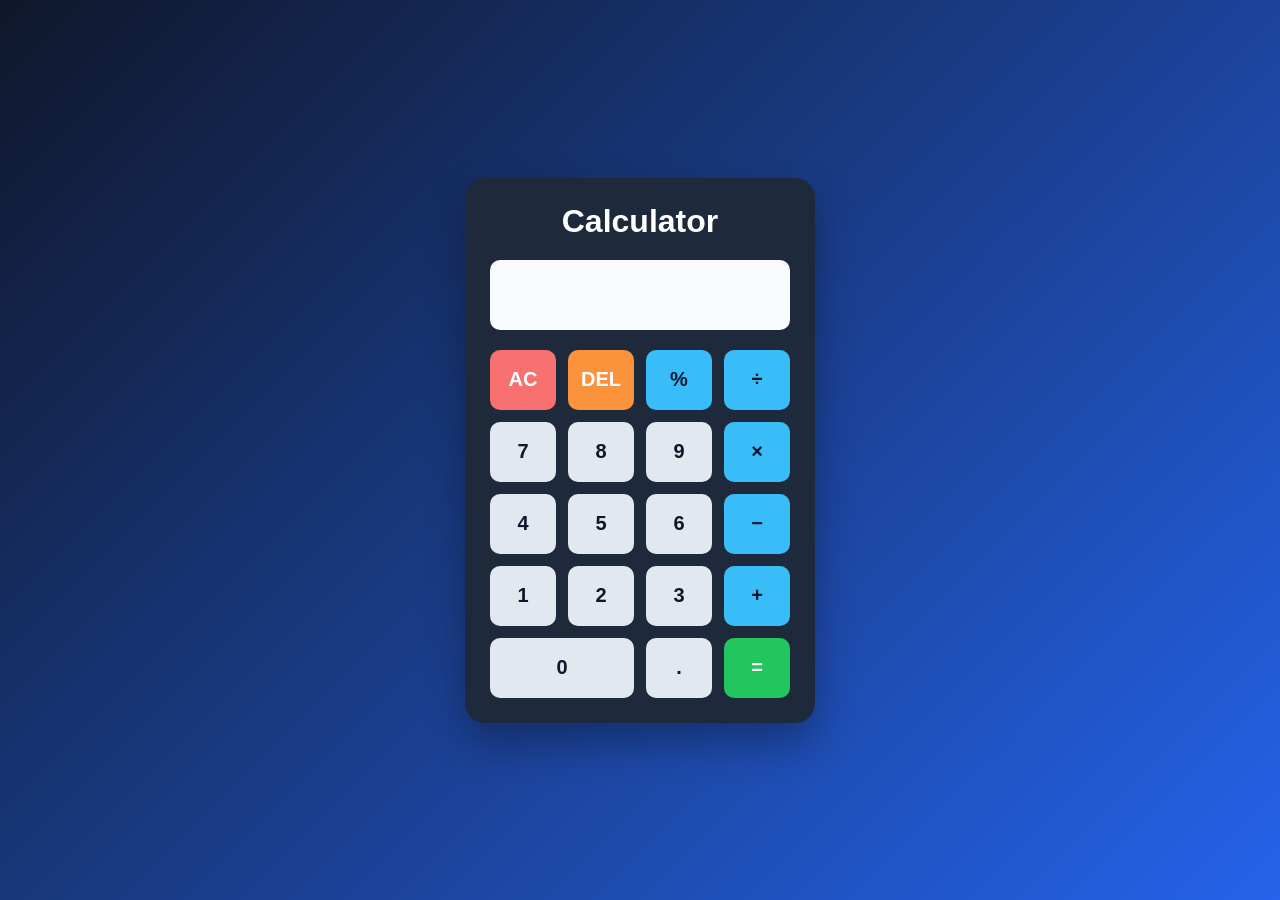
<file: Calculator/index.html>
<!DOCTYPE html>
<html lang="en">

<head>
    <meta charset="UTF-8">
    <meta name="viewport" content="width=device-width, initial-scale=1.0">

    <title>Calculator</title>

    <link rel="stylesheet" href="style.css">
</head>

<body>

    <div class="calculator">

        <h1>Calculator</h1>

        <input type="text" id="display" readonly>


        <div class="buttons">

            <button class="clear" onclick="clearDisplay()">AC</button>

            <button class="delete" onclick="deleteNumber()">DEL</button>

            <button class="operator" onclick="appendValue('%')">%</button>

            <button class="operator" onclick="appendValue('/')">÷</button>


            <button onclick="appendValue('7')">7</button>

            <button onclick="appendValue('8')">8</button>

            <button onclick="appendValue('9')">9</button>

            <button class="operator" onclick="appendValue('*')">×</button>


            <button onclick="appendValue('4')">4</button>

            <button onclick="appendValue('5')">5</button>

            <button onclick="appendValue('6')">6</button>

            <button class="operator" onclick="appendValue('-')">−</button>


            <button onclick="appendValue('1')">1</button>

            <button onclick="appendValue('2')">2</button>

            <button onclick="appendValue('3')">3</button>

            <button class="operator" onclick="appendValue('+')">+</button>


            <button onclick="appendValue('0')" class="zero">0</button>

            <button onclick="appendValue('.')">.</button>

            <button class="equal" onclick="calculate()">=</button>

        </div>

    </div>


    <script src="script.js"></script>

</body>

</html>
</file>
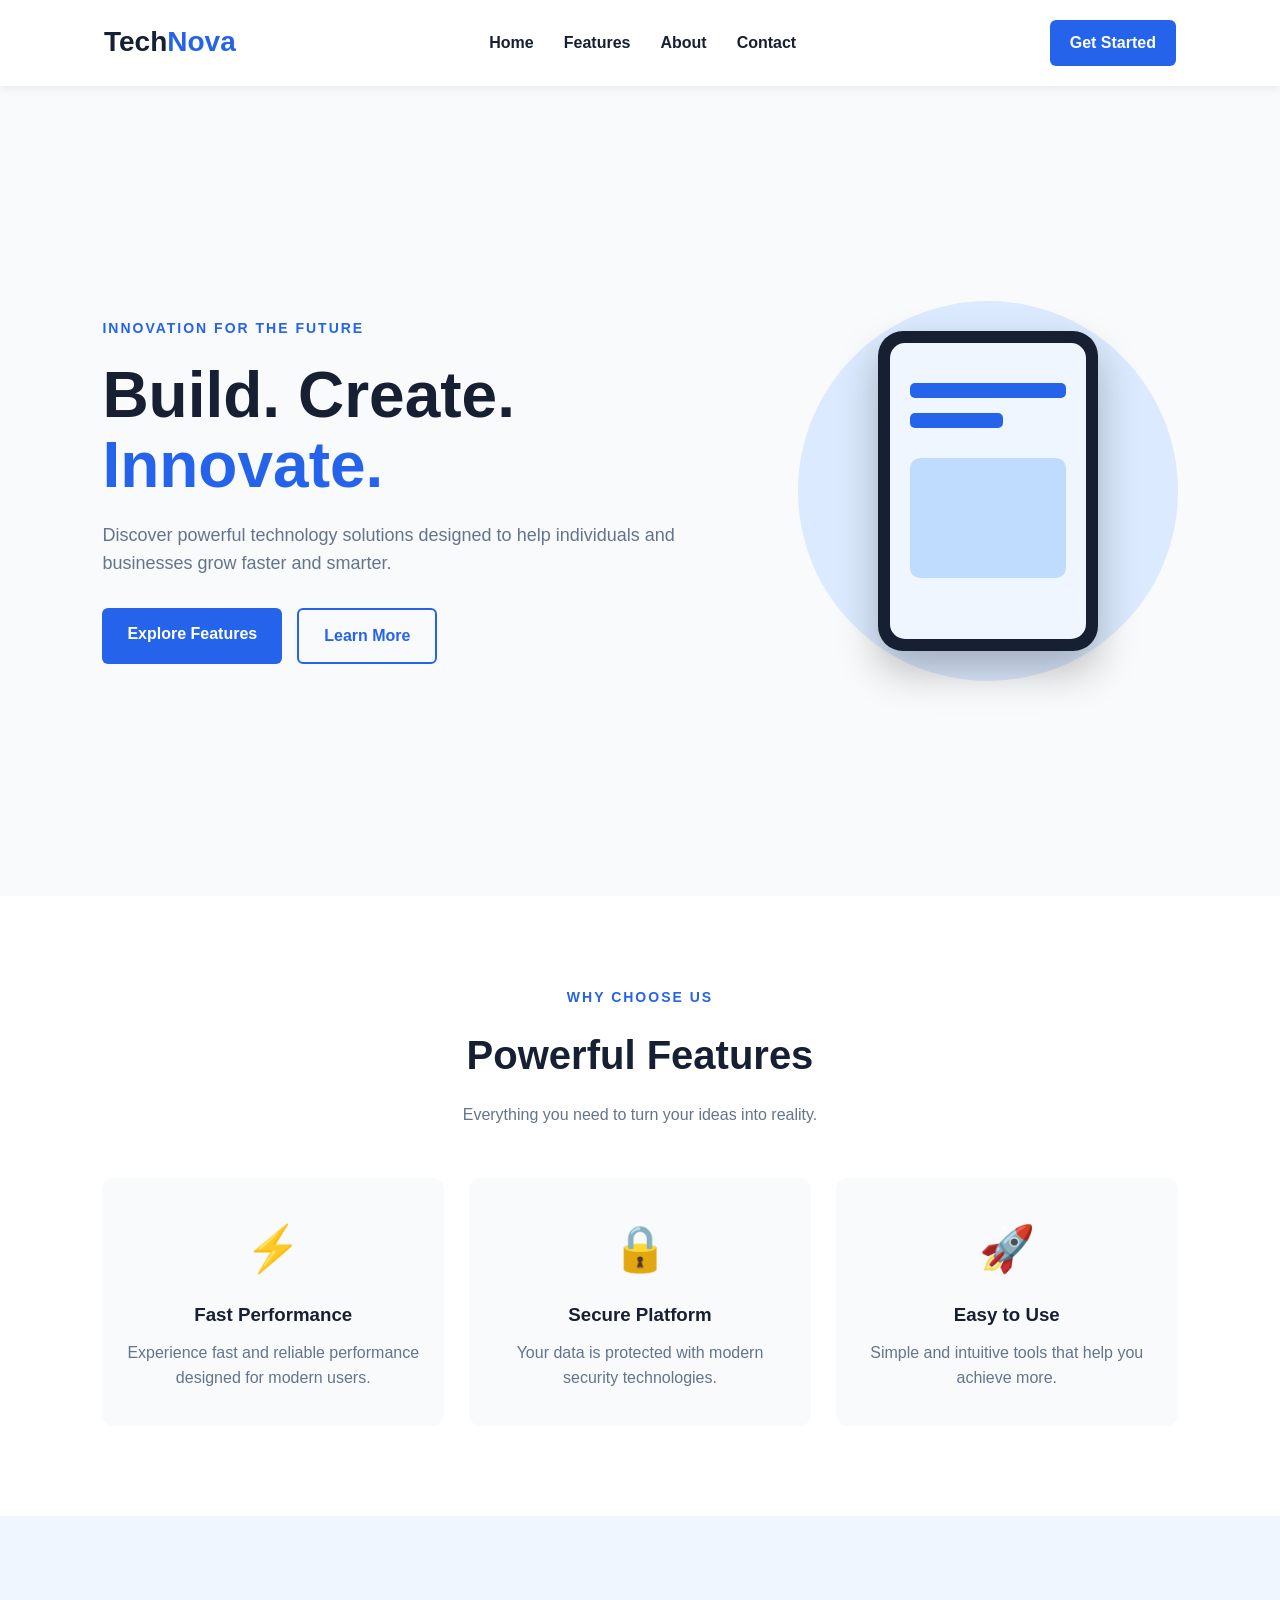
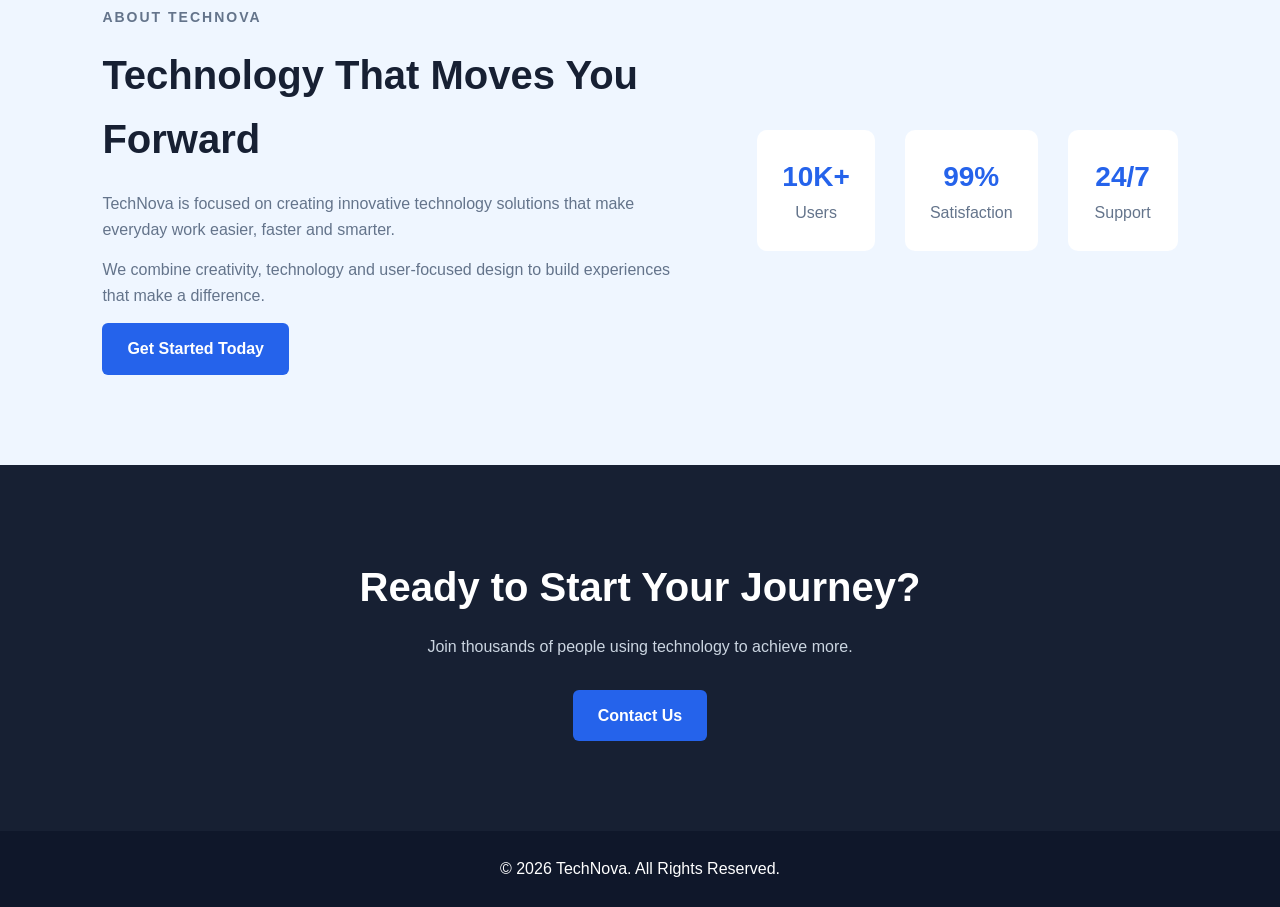
<file: Landing -page/index.html>
<!DOCTYPE html>
<html lang="en">
<head>
    <meta charset="UTF-8">
    <meta name="viewport" content="width=device-width, initial-scale=1.0">

    <title>TechNova | Smart Technology</title>

    <link rel="stylesheet" href="style.css">
</head>

<body>

    <!-- Navigation -->
    <header>
        <nav class="navbar">

            <h2 class="logo">Tech<span>Nova</span></h2>

            <ul class="nav-links">
                <li><a href="#home">Home</a></li>
                <li><a href="#features">Features</a></li>
                <li><a href="#about">About</a></li>
                <li><a href="#contact">Contact</a></li>
            </ul>

            <a href="#contact" class="nav-btn">Get Started</a>

        </nav>
    </header>


    <!-- Hero Section -->
    <section id="home" class="hero">

        <div class="hero-content">

            <p class="tagline">INNOVATION FOR THE FUTURE</p>

            <h1>Build. Create.<br><span>Innovate.</span></h1>

            <p class="hero-description">
                Discover powerful technology solutions designed to help
                individuals and businesses grow faster and smarter.
            </p>

            <div class="hero-buttons">

                <a href="#features" class="btn">
                    Explore Features
                </a>

                <a href="#about" class="btn outline-btn">
                    Learn More
                </a>

            </div>

        </div>


        <div class="hero-visual">

            <div class="circle">

                <div class="device">
                    <div class="device-screen">
                        <div class="screen-line"></div>
                        <div class="screen-line short"></div>
                        <div class="screen-box"></div>
                    </div>
                </div>

            </div>

        </div>

    </section>


    <!-- Features Section -->
    <section id="features" class="features section">

        <p class="section-label">WHY CHOOSE US</p>

        <h2>Powerful Features</h2>

        <p class="section-description">
            Everything you need to turn your ideas into reality.
        </p>


        <div class="features-container">

            <div class="feature-card">

                <div class="feature-icon">⚡</div>

                <h3>Fast Performance</h3>

                <p>
                    Experience fast and reliable performance
                    designed for modern users.
                </p>

            </div>


            <div class="feature-card">

                <div class="feature-icon">🔒</div>

                <h3>Secure Platform</h3>

                <p>
                    Your data is protected with modern
                    security technologies.
                </p>

            </div>


            <div class="feature-card">

                <div class="feature-icon">🚀</div>

                <h3>Easy to Use</h3>

                <p>
                    Simple and intuitive tools that help
                    you achieve more.
                </p>

            </div>

        </div>

    </section>


    <!-- About Section -->
    <section id="about" class="about section">

        <div class="about-content">

            <p class="section-label">ABOUT TECHNOVA</p>

            <h2>Technology That Moves You Forward</h2>

            <p>
                TechNova is focused on creating innovative technology
                solutions that make everyday work easier, faster and smarter.
            </p>

            <p>
                We combine creativity, technology and user-focused design
                to build experiences that make a difference.
            </p>

            <a href="#contact" class="btn">
                Get Started Today
            </a>

        </div>


        <div class="about-stats">

            <div class="stat">
                <h3>10K+</h3>
                <p>Users</p>
            </div>

            <div class="stat">
                <h3>99%</h3>
                <p>Satisfaction</p>
            </div>

            <div class="stat">
                <h3>24/7</h3>
                <p>Support</p>
            </div>

        </div>

    </section>


    <!-- Call To Action -->
    <section id="contact" class="cta">

        <h2>Ready to Start Your Journey?</h2>

        <p>
            Join thousands of people using technology to achieve more.
        </p>

        <a href="mailto:contact@technova.com" class="btn">
            Contact Us
        </a>

    </section>


    <!-- Footer -->
    <footer>

        <p>
            © 2026 TechNova. All Rights Reserved.
        </p>

    </footer>

</body>
</html>
</file>
<file: Calculator/style.css>
* {
    margin: 0;
    padding: 0;
    box-sizing: border-box;
}


body {
    min-height: 100vh;
    display: flex;
    justify-content: center;
    align-items: center;
    font-family: Arial, sans-serif;
    background: linear-gradient(135deg, #0f172a, #2563eb);
}


.calculator {
    width: 350px;
    padding: 25px;
    border-radius: 20px;
    background: #1e293b;
    box-shadow: 0 20px 40px rgba(0, 0, 0, 0.3);
}

.calculator h1 {
    color: white;
    text-align: center;
    margin-bottom: 20px;
}


#display {
    width: 100%;
    height: 70px;
    margin-bottom: 20px;
    padding: 10px 15px;
    border: none;
    border-radius: 10px;
    outline: none;
    background: #f8fafc;
    color: #0f172a;
    font-size: 32px;
    text-align: right;
}


.buttons {
    display: grid;
    grid-template-columns: repeat(4, 1fr);
    gap: 12px;
}


button {
    height: 60px;
    border: none;
    border-radius: 10px;
    font-size: 20px;
    font-weight: bold;
    cursor: pointer;
    background: #e2e8f0;
    color: #0f172a;
    transition: 0.2s;
}

button:hover {
    transform: scale(1.05);
}

button:active {
    transform: scale(0.95);
}




.operator {
    background: #38bdf8;
    color: #0f172a;
}

.clear {
    background: #f87171;
    color: white;
}



.delete {
    background: #fb923c;
    color: white;
}



.equal {
    background: #22c55e;
    color: white;
}

.zero {
    grid-column: span 2;
}
</file>
<file: Landing -page/style.css>
* {
    margin: 0;
    padding: 0;
    box-sizing: border-box;
    scroll-behavior: smooth;
}

body {
    font-family: Arial, sans-serif;
    color: #172033;
    background: #ffffff;
    line-height: 1.6;
}

a {
    text-decoration: none;
}



header {
    background: #ffffff;
    box-shadow: 0 2px 10px rgba(0, 0, 0, 0.08);
    position: sticky;
    top: 0;
    z-index: 1000;
}

.navbar {
    max-width: 1200px;
    margin: auto;
    padding: 20px 5%;
    display: flex;
    align-items: center;
    justify-content: space-between;
}

.logo {
    font-size: 28px;
    color: #172033;
}

.logo span {
    color: #2563eb;
}

.nav-links {
    display: flex;
    gap: 30px;
    list-style: none;
}

.nav-links a {
    color: #172033;
    font-weight: bold;
    transition: 0.3s;
}

.nav-links a:hover {
    color: #2563eb;
}

.nav-btn {
    padding: 10px 20px;
    background: #2563eb;
    color: white;
    border-radius: 6px;
    font-weight: bold;
}


.hero {
    min-height: 90vh;
    padding: 80px 8%;
    display: flex;
    align-items: center;
    justify-content: space-between;
    gap: 50px;
    background: #f8fafc;
}

.hero-content {
    max-width: 600px;
}

.tagline,
.section-label {
    color: #2563eb;
    font-weight: bold;
    letter-spacing: 2px;
    font-size: 14px;
}

.hero h1 {
    font-size: 64px;
    line-height: 1.1;
    margin: 20px 0;
}

.hero h1 span {
    color: #2563eb;
}

.hero-description {
    font-size: 18px;
    margin-bottom: 30px;
    color: #64748b;
}

.hero-buttons {
    display: flex;
    gap: 15px;
}

.btn {
    display: inline-block;
    padding: 13px 25px;
    background: #2563eb;
    color: white;
    border-radius: 6px;
    font-weight: bold;
    transition: 0.3s;
}

.btn:hover {
    transform: translateY(-3px);
}

.outline-btn {
    background: transparent;
    color: #2563eb;
    border: 2px solid #2563eb;
}


.hero-visual {
    display: flex;
    justify-content: center;
    align-items: center;
}

.circle {
    width: 380px;
    height: 380px;
    border-radius: 50%;
    background: #dbeafe;
    display: flex;
    justify-content: center;
    align-items: center;
}

.device {
    width: 220px;
    height: 320px;
    background: #172033;
    border-radius: 25px;
    padding: 12px;
    box-shadow: 0 20px 40px rgba(0, 0, 0, 0.25);
}

.device-screen {
    width: 100%;
    height: 100%;
    background: #eff6ff;
    border-radius: 15px;
    padding: 40px 20px;
}

.screen-line {
    height: 15px;
    background: #2563eb;
    border-radius: 5px;
    margin-bottom: 15px;
}

.screen-line.short {
    width: 60%;
}

.screen-box {
    height: 120px;
    background: #bfdbfe;
    border-radius: 10px;
    margin-top: 30px;
}


.section {
    padding: 90px 8%;
    text-align: center;
}

.section h2 {
    font-size: 40px;
    margin: 15px 0;
}

.section-description {
    color: #64748b;
    margin-bottom: 50px;
}


.features-container {
    max-width: 1100px;
    margin: auto;
    display: grid;
    grid-template-columns: repeat(3, 1fr);
    gap: 25px;
}

.feature-card {
    padding: 35px 25px;
    border-radius: 12px;
    background: #f8fafc;
    transition: 0.3s;
}

.feature-card:hover {
    transform: translateY(-8px);
    box-shadow: 0 10px 25px rgba(0, 0, 0, 0.1);
}

.feature-icon {
    font-size: 45px;
    margin-bottom: 15px;
}

.feature-card h3 {
    margin-bottom: 10px;
}

.feature-card p {
    color: #64748b;
}




.about {
    display: flex;
    justify-content: space-between;
    align-items: center;
    gap: 80px;
    background: #eff6ff;
    text-align: left;
}

.about-content {
    max-width: 600px;
}

.about-content h2 {
    margin: 15px 0 20px;
}

.about-content p {
    color: #64748b;
    margin-bottom: 15px;
}

.about-stats {
    display: flex;
    gap: 30px;
    text-align: center;
}

.stat {
    background: white;
    padding: 25px;
    border-radius: 10px;
    min-width: 110px;
}

.stat h3 {
    color: #2563eb;
    font-size: 28px;
}

.stat p {
    color: #64748b;
}


.cta {
    padding: 90px 20px;
    text-align: center;
    background: #172033;
    color: white;
}

.cta h2 {
    font-size: 40px;
    margin-bottom: 15px;
}

.cta p {
    margin-bottom: 30px;
    color: #cbd5e1;
}


footer {
    padding: 25px;
    text-align: center;
    background: #0f172a;
    color: white;
}


@media (max-width: 768px) {

    .navbar {
        flex-direction: column;
        gap: 15px;
    }

    .nav-links {
        gap: 15px;
        flex-wrap: wrap;
        justify-content: center;
    }

    .nav-btn {
        display: none;
    }

    .hero {
        flex-direction: column;
        text-align: center;
    }

    .hero h1 {
        font-size: 45px;
    }

    .hero-buttons {
        justify-content: center;
        flex-wrap: wrap;
    }

    .circle {
        width: 280px;
        height: 280px;
    }

    .device {
        transform: scale(0.75);
    }

    .features-container {
        grid-template-columns: 1fr;
    }

    .about {
        flex-direction: column;
        text-align: center;
    }

    .about-stats {
        flex-wrap: wrap;
        justify-content: center;
    }

    .section h2 {
        font-size: 32px;
    }

}
</file>
